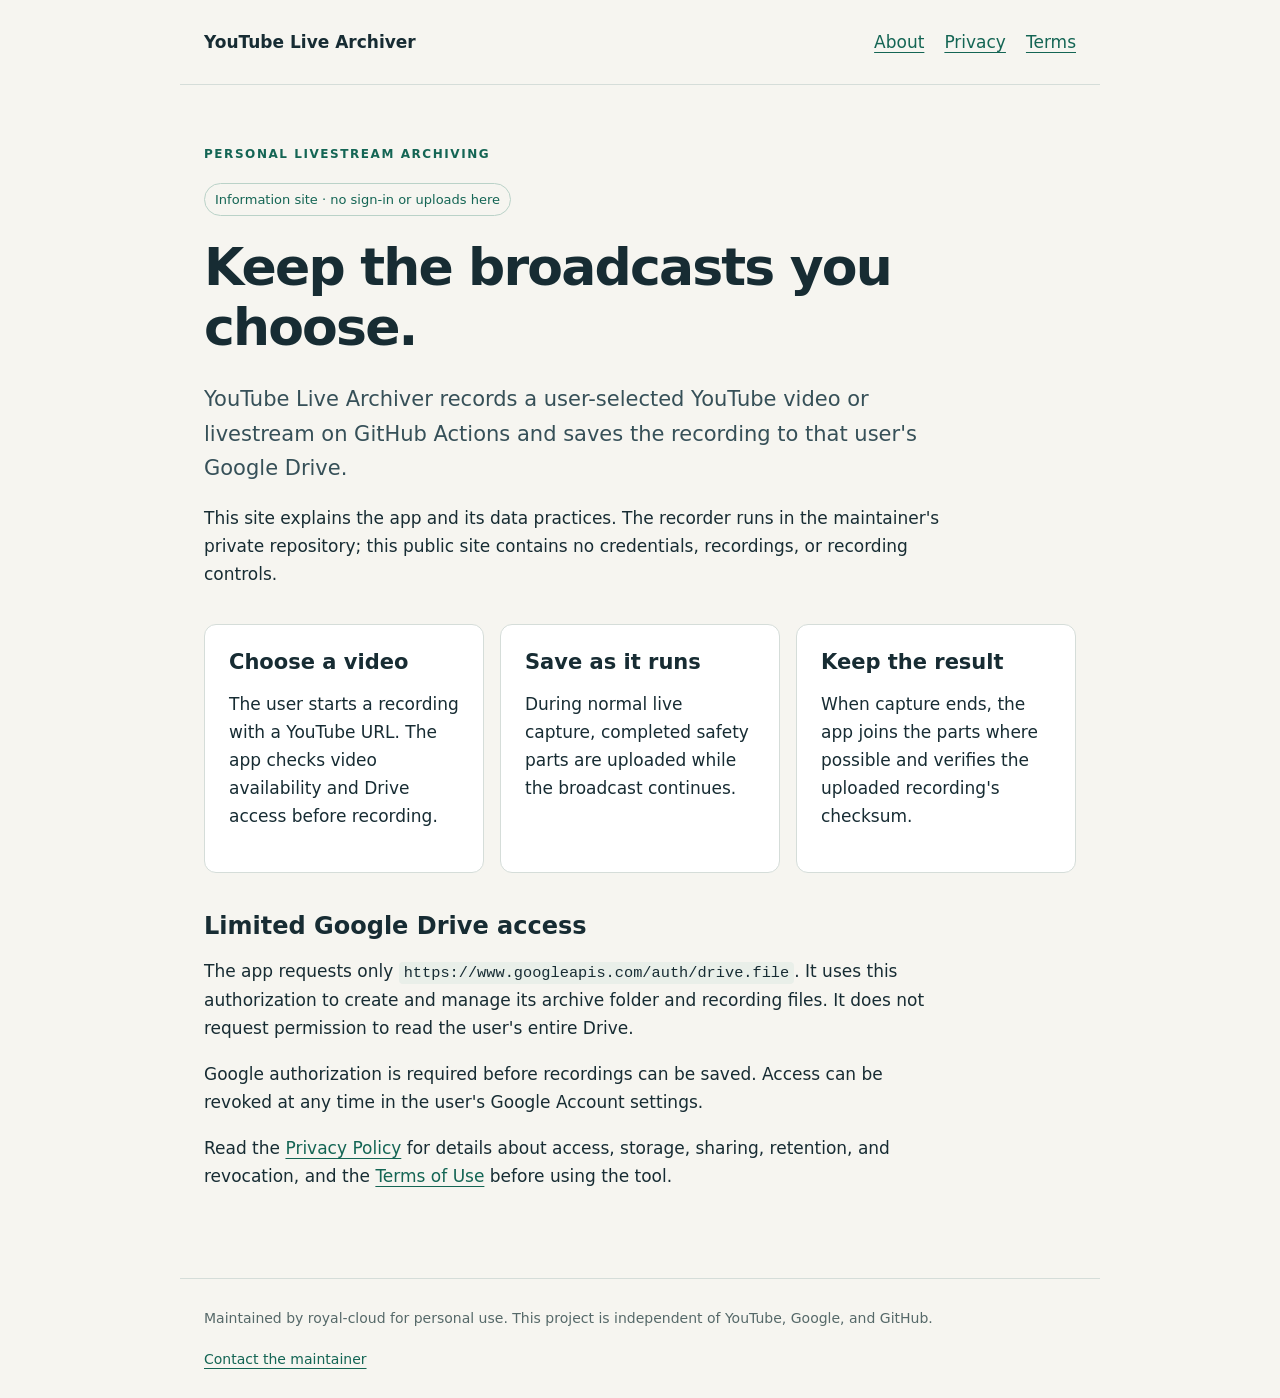
<file: index.html>
<!doctype html><html lang="en"><head><meta name="google-site-verification" content="oqGgIjtfV_ZyRUoCfNq6tA39X2LqFGomcLRXxWxGbbY" /><meta charset="utf-8"><meta name="viewport" content="width=device-width,initial-scale=1"><title>About | YouTube Live Archiver</title><meta name="description" content="Public information about the personal YouTube Live Archiver maintained by royal-cloud."><link rel="stylesheet" href="style.css"></head><body><header><a href="./">YouTube Live Archiver</a><nav aria-label="Main navigation"><a href="./">About</a><a href="privacy.html">Privacy</a><a href="terms.html">Terms</a></nav></header><main><p class="eyebrow">Personal livestream archiving</p><span class="tag">Information site · no sign-in or uploads here</span><h1>Keep the broadcasts you choose.</h1><p class="lead">YouTube Live Archiver records a user-selected YouTube video or livestream on GitHub Actions and saves the recording to that user's Google Drive.</p><p>This site explains the app and its data practices. The recorder runs in the maintainer's private repository; this public site contains no credentials, recordings, or recording controls.</p><div class="cards"><section class="card"><h2>Choose a video</h2><p>The user starts a recording with a YouTube URL. The app checks video availability and Drive access before recording.</p></section><section class="card"><h2>Save as it runs</h2><p>During normal live capture, completed safety parts are uploaded while the broadcast continues.</p></section><section class="card"><h2>Keep the result</h2><p>When capture ends, the app joins the parts where possible and verifies the uploaded recording's checksum.</p></section></div><h2>Limited Google Drive access</h2><p>The app requests only <code>https://www.googleapis.com/auth/drive.file</code>. It uses this authorization to create and manage its archive folder and recording files. It does not request permission to read the user's entire Drive.</p><p>Google authorization is required before recordings can be saved. Access can be revoked at any time in the user's Google Account settings.</p><p>Read the <a href="privacy.html">Privacy Policy</a> for details about access, storage, sharing, retention, and revocation, and the <a href="terms.html">Terms of Use</a> before using the tool.</p></main><footer><p>Maintained by royal-cloud for personal use. This project is independent of YouTube, Google, and GitHub.</p><a href="https://github.com/royal-cloud/royal-cloud.github.io/issues">Contact the maintainer</a></footer></body></html>
</file>
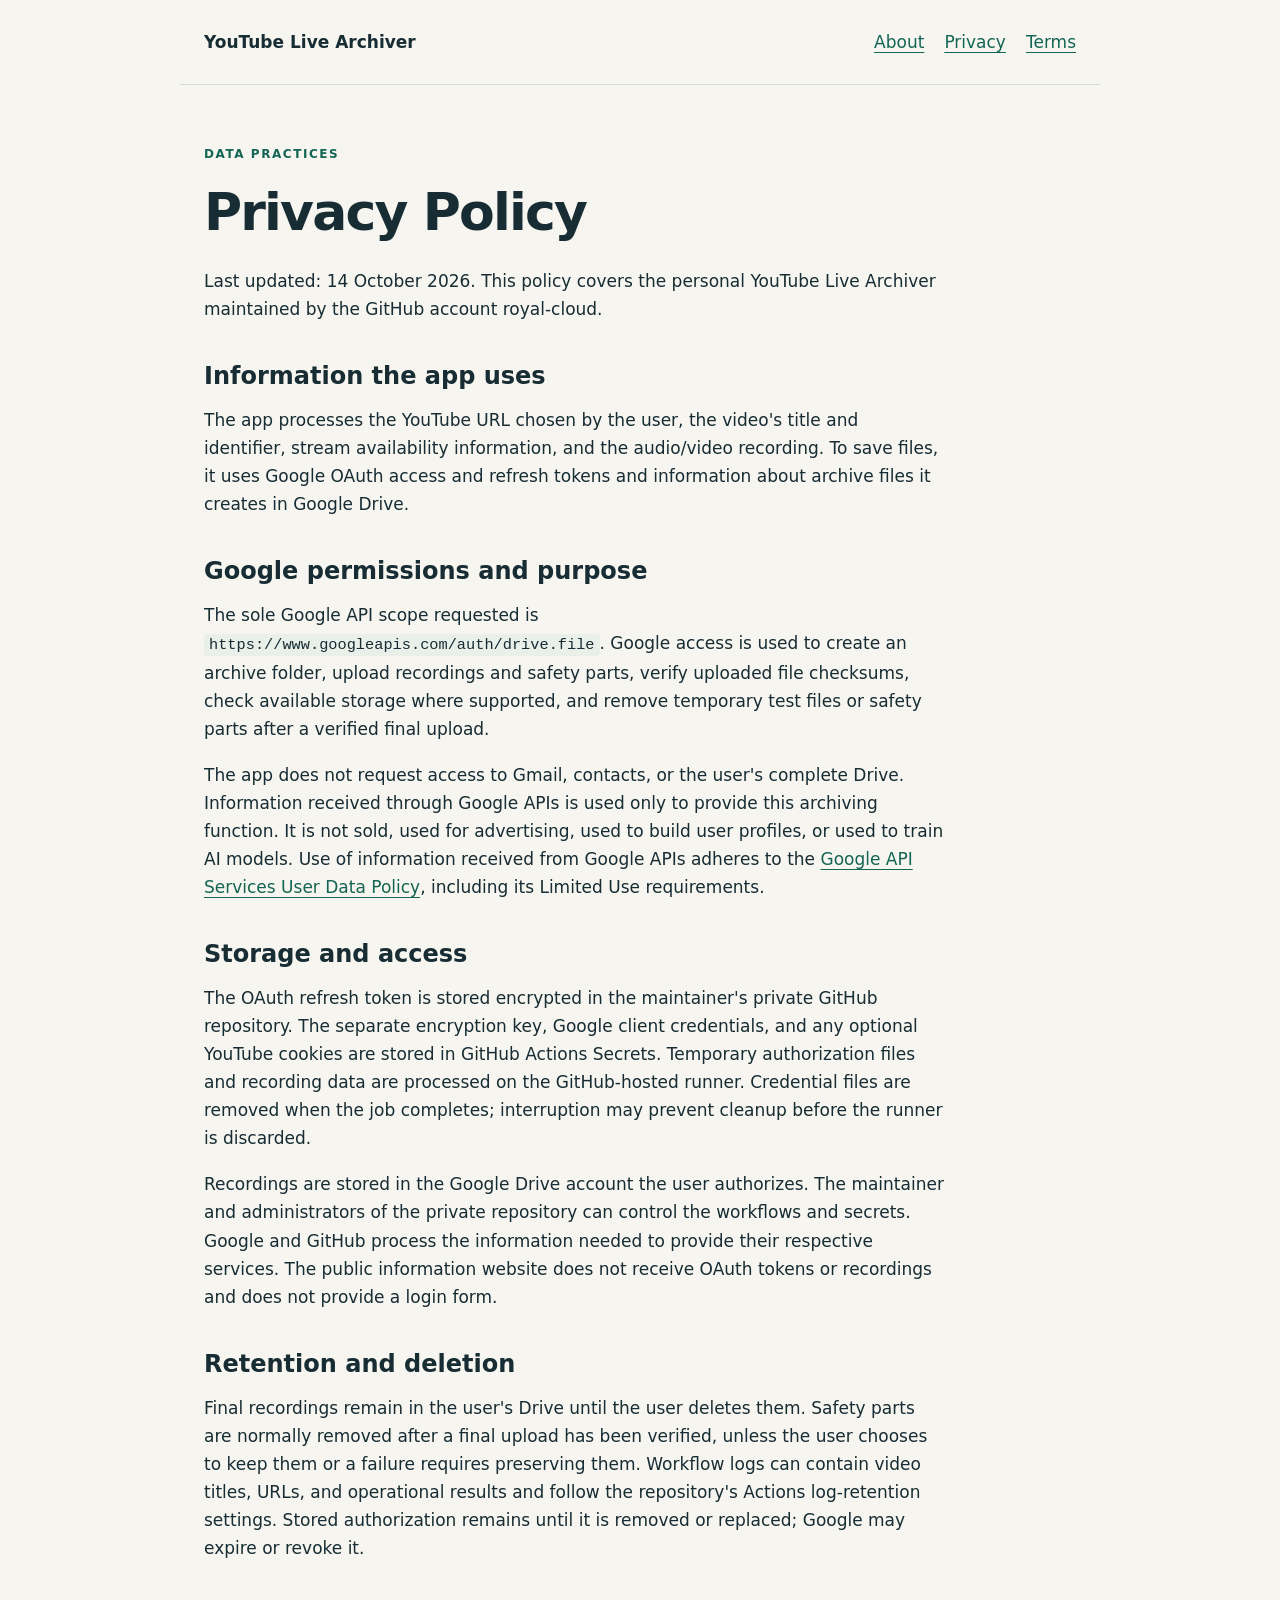
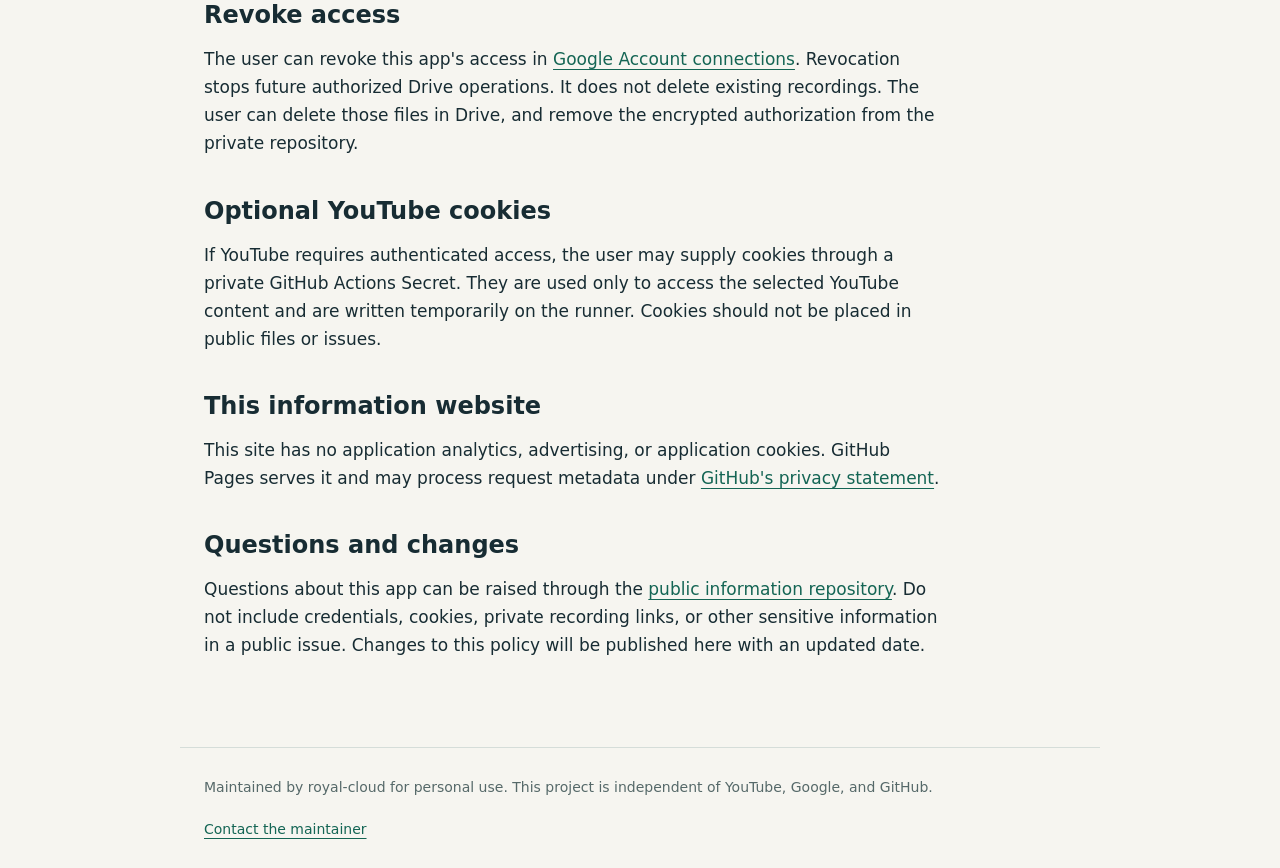
<file: privacy.html>
<!doctype html><html lang="en"><head><meta charset="utf-8"><meta name="viewport" content="width=device-width,initial-scale=1"><title>Privacy Policy | YouTube Live Archiver</title><meta name="description" content="Public information about the personal YouTube Live Archiver maintained by royal-cloud."><link rel="stylesheet" href="style.css"></head><body><header><a href="./">YouTube Live Archiver</a><nav aria-label="Main navigation"><a href="./">About</a><a href="privacy.html">Privacy</a><a href="terms.html">Terms</a></nav></header><main><p class="eyebrow">Data practices</p><h1>Privacy Policy</h1><p>Last updated: 14 October 2026. This policy covers the personal YouTube Live Archiver maintained by the GitHub account royal-cloud.</p><h2>Information the app uses</h2><p>The app processes the YouTube URL chosen by the user, the video's title and identifier, stream availability information, and the audio/video recording. To save files, it uses Google OAuth access and refresh tokens and information about archive files it creates in Google Drive.</p><h2>Google permissions and purpose</h2><p>The sole Google API scope requested is <code>https://www.googleapis.com/auth/drive.file</code>. Google access is used to create an archive folder, upload recordings and safety parts, verify uploaded file checksums, check available storage where supported, and remove temporary test files or safety parts after a verified final upload.</p><p>The app does not request access to Gmail, contacts, or the user's complete Drive. Information received through Google APIs is used only to provide this archiving function. It is not sold, used for advertising, used to build user profiles, or used to train AI models. Use of information received from Google APIs adheres to the <a href="https://developers.google.com/terms/api-services-user-data-policy">Google API Services User Data Policy</a>, including its Limited Use requirements.</p><h2>Storage and access</h2><p>The OAuth refresh token is stored encrypted in the maintainer's private GitHub repository. The separate encryption key, Google client credentials, and any optional YouTube cookies are stored in GitHub Actions Secrets. Temporary authorization files and recording data are processed on the GitHub-hosted runner. Credential files are removed when the job completes; interruption may prevent cleanup before the runner is discarded.</p><p>Recordings are stored in the Google Drive account the user authorizes. The maintainer and administrators of the private repository can control the workflows and secrets. Google and GitHub process the information needed to provide their respective services. The public information website does not receive OAuth tokens or recordings and does not provide a login form.</p><h2>Retention and deletion</h2><p>Final recordings remain in the user's Drive until the user deletes them. Safety parts are normally removed after a final upload has been verified, unless the user chooses to keep them or a failure requires preserving them. Workflow logs can contain video titles, URLs, and operational results and follow the repository's Actions log-retention settings. Stored authorization remains until it is removed or replaced; Google may expire or revoke it.</p><h2>Revoke access</h2><p>The user can revoke this app's access in <a href="https://myaccount.google.com/connections">Google Account connections</a>. Revocation stops future authorized Drive operations. It does not delete existing recordings. The user can delete those files in Drive, and remove the encrypted authorization from the private repository.</p><h2>Optional YouTube cookies</h2><p>If YouTube requires authenticated access, the user may supply cookies through a private GitHub Actions Secret. They are used only to access the selected YouTube content and are written temporarily on the runner. Cookies should not be placed in public files or issues.</p><h2>This information website</h2><p>This site has no application analytics, advertising, or application cookies. GitHub Pages serves it and may process request metadata under <a href="https://docs.github.com/en/site-policy/privacy-policies/github-general-privacy-statement">GitHub's privacy statement</a>.</p><h2>Questions and changes</h2><p>Questions about this app can be raised through the <a href="https://github.com/royal-cloud/royal-cloud.github.io/issues">public information repository</a>. Do not include credentials, cookies, private recording links, or other sensitive information in a public issue. Changes to this policy will be published here with an updated date.</p></main><footer><p>Maintained by royal-cloud for personal use. This project is independent of YouTube, Google, and GitHub.</p><a href="https://github.com/royal-cloud/royal-cloud.github.io/issues">Contact the maintainer</a></footer></body></html>
</file>
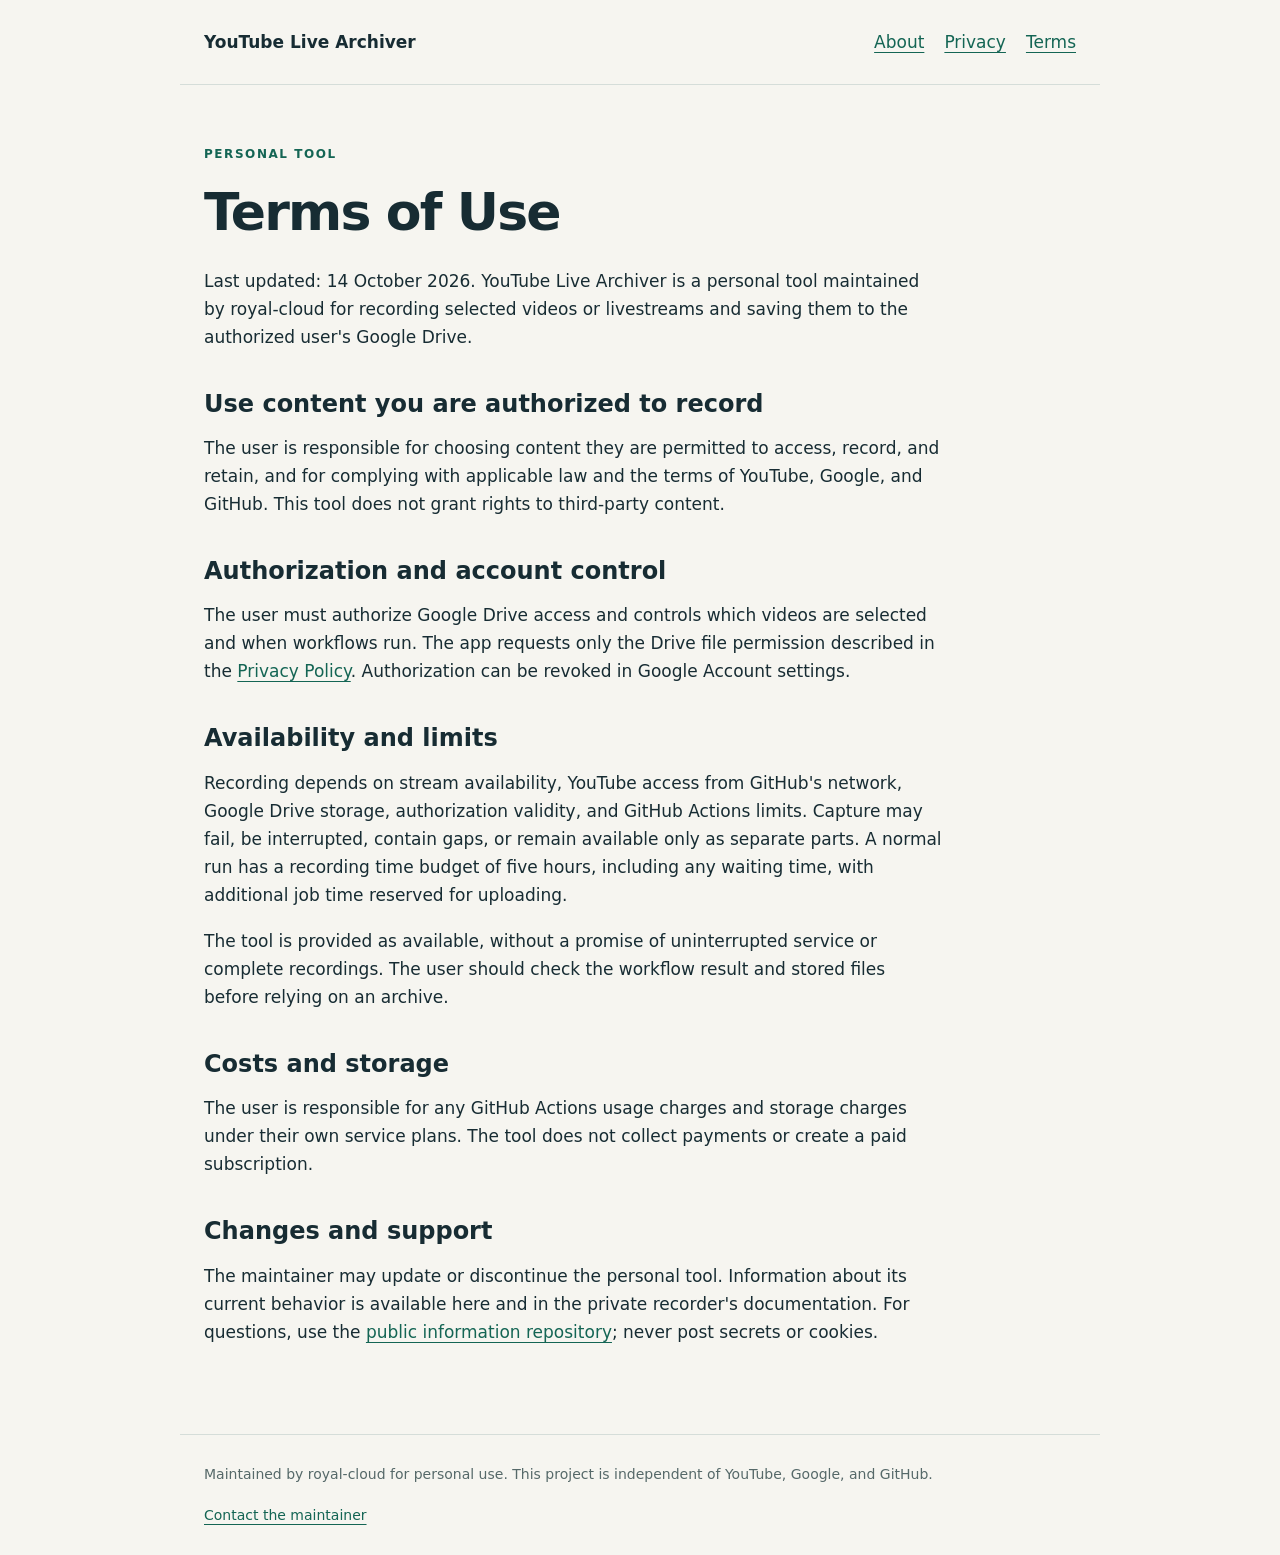
<file: terms.html>
<!doctype html><html lang="en"><head><meta charset="utf-8"><meta name="viewport" content="width=device-width,initial-scale=1"><title>Terms of Use | YouTube Live Archiver</title><meta name="description" content="Public information about the personal YouTube Live Archiver maintained by royal-cloud."><link rel="stylesheet" href="style.css"></head><body><header><a href="./">YouTube Live Archiver</a><nav aria-label="Main navigation"><a href="./">About</a><a href="privacy.html">Privacy</a><a href="terms.html">Terms</a></nav></header><main><p class="eyebrow">Personal tool</p><h1>Terms of Use</h1><p>Last updated: 14 October 2026. YouTube Live Archiver is a personal tool maintained by royal-cloud for recording selected videos or livestreams and saving them to the authorized user's Google Drive.</p><h2>Use content you are authorized to record</h2><p>The user is responsible for choosing content they are permitted to access, record, and retain, and for complying with applicable law and the terms of YouTube, Google, and GitHub. This tool does not grant rights to third-party content.</p><h2>Authorization and account control</h2><p>The user must authorize Google Drive access and controls which videos are selected and when workflows run. The app requests only the Drive file permission described in the <a href="privacy.html">Privacy Policy</a>. Authorization can be revoked in Google Account settings.</p><h2>Availability and limits</h2><p>Recording depends on stream availability, YouTube access from GitHub's network, Google Drive storage, authorization validity, and GitHub Actions limits. Capture may fail, be interrupted, contain gaps, or remain available only as separate parts. A normal run has a recording time budget of five hours, including any waiting time, with additional job time reserved for uploading.</p><p>The tool is provided as available, without a promise of uninterrupted service or complete recordings. The user should check the workflow result and stored files before relying on an archive.</p><h2>Costs and storage</h2><p>The user is responsible for any GitHub Actions usage charges and storage charges under their own service plans. The tool does not collect payments or create a paid subscription.</p><h2>Changes and support</h2><p>The maintainer may update or discontinue the personal tool. Information about its current behavior is available here and in the private recorder's documentation. For questions, use the <a href="https://github.com/royal-cloud/royal-cloud.github.io/issues">public information repository</a>; never post secrets or cookies.</p></main><footer><p>Maintained by royal-cloud for personal use. This project is independent of YouTube, Google, and GitHub.</p><a href="https://github.com/royal-cloud/royal-cloud.github.io/issues">Contact the maintainer</a></footer></body></html>
</file>
<file: style.css>
*{box-sizing:border-box}body{margin:0;background:#f6f5f0;color:#172c33;font:17px/1.65 system-ui,sans-serif}header,main,footer{max-width:920px;margin:auto;padding:28px 24px}header{display:flex;align-items:center;justify-content:space-between;gap:24px;border-bottom:1px solid #d5ddd9}nav{display:flex;gap:20px;flex-wrap:wrap}a{color:#146554;text-underline-offset:4px}header>a{font-weight:750;text-decoration:none;color:#172c33}main{padding-top:60px;padding-bottom:70px}h1{font-size:clamp(32px,6vw,52px);line-height:1.15;letter-spacing:-.035em;margin:0 0 24px;max-width:780px}h2{font-size:24px;line-height:1.3;margin:38px 0 14px}p{max-width:740px;margin:0 0 18px}.eyebrow{font-size:12px;letter-spacing:.13em;text-transform:uppercase;color:#146554;font-weight:700}.lead{font-size:21px;color:#365058}.cards{display:grid;grid-template-columns:repeat(3,1fr);gap:16px;margin:36px 0}.card{background:white;padding:24px;border:1px solid #d5ddd9;border-radius:12px}.card h2{margin:0 0 14px;font-size:21px}footer{font-size:14px;border-top:1px solid #d5ddd9;color:#566969}.tag{display:inline-block;padding:5px 10px;border:1px solid #bad2c8;border-radius:20px;font-size:13px;color:#146554;margin-bottom:22px}code{font-size:.9em;background:#e9efe9;padding:2px 5px;border-radius:4px}@media(max-width:650px){header{align-items:flex-start;flex-direction:column;gap:12px}.cards{grid-template-columns:1fr}main{padding-top:40px}}
</file>
